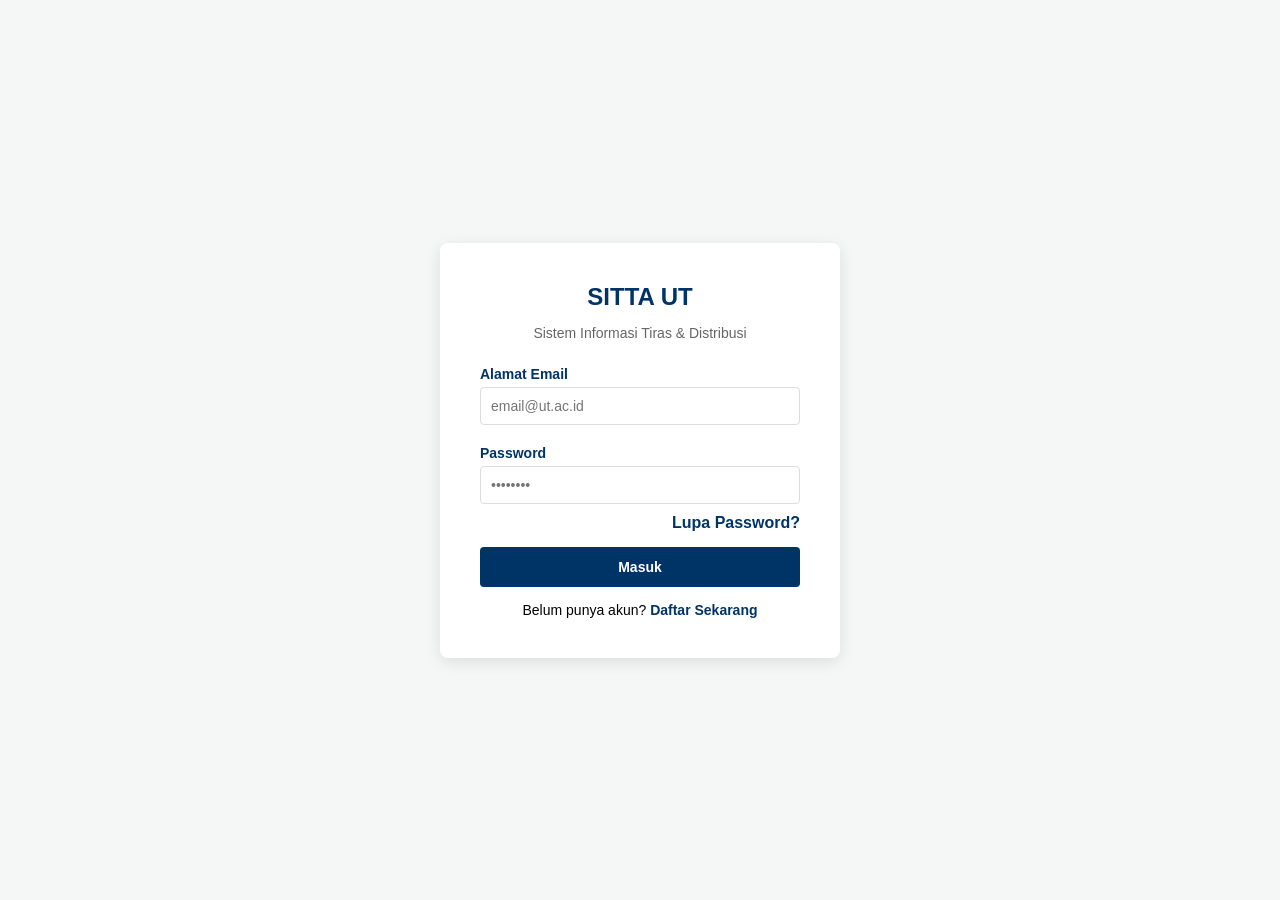
<file: Tugas 1/index.html>
<!DOCTYPE html>
<html lang="id">
<head>
  <meta charset="UTF-8">
  <meta name="viewport" content="width=device-width, initial-scale=1.0">
  <meta http-equiv="refresh" content="0; url=login.html">
  <title>SITTA UT — Login</title>
  <style>
    body {
      font-family: 'Segoe UI', sans-serif;
      display: flex; align-items: center; justify-content: center;
      min-height: 100vh; margin: 0;
      background: #f5f4ef;
      color: #6b7280;
    }
    p { font-size: 0.9rem; }
    a { color: #00703c; }
  </style>
</head>
<body>
  <p>Mengalihkan ke halaman login… <a href="login.html">Klik di sini</a> jika tidak otomatis.</p>
  <script>window.location.replace('login.html');</script>
</body>
</html>
</file>
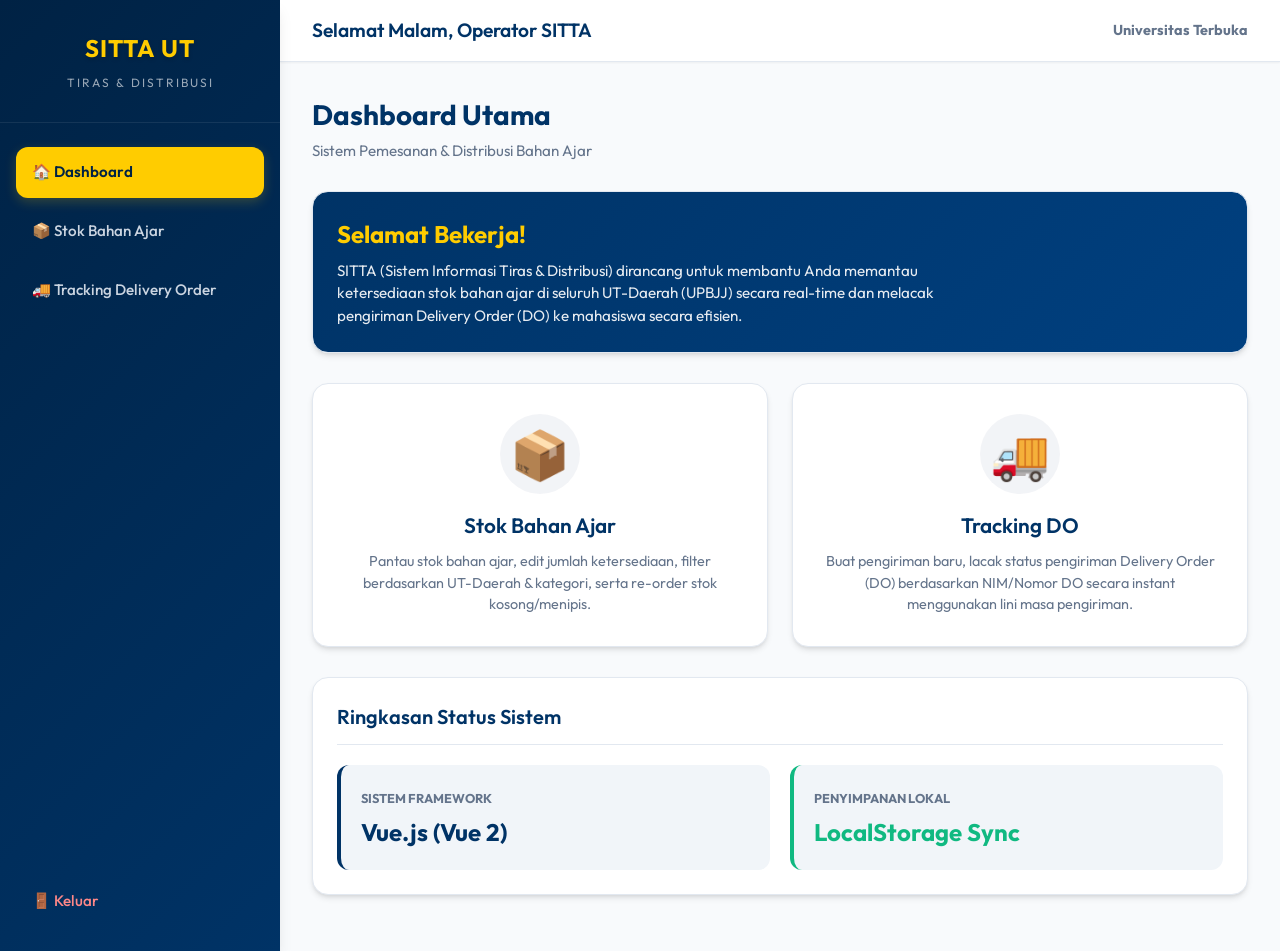
<file: Tugas 2/index.html>
<!DOCTYPE html>
<html lang="id">
<head>
    <meta charset="UTF-8">
    <meta name="viewport" content="width=device-width, initial-scale=1.0">
    <meta name="description" content="Dashboard Sistem Informasi Tiras & Distribusi Bahan Ajar (SITTA) Universitas Terbuka">
    <title>SITTA UT — Dashboard</title>
    <link rel="stylesheet" href="css/style.css">
</head>
<body>

    <div class="app-wrapper" id="app">
        <!-- Sidebar Navigation -->
        <nav class="sidebar">
            <div class="sidebar-header">
                <div class="sidebar-logo">
                    <span class="brand">SITTA UT</span>
                    <span class="sub-brand">Tiras & Distribusi</span>
                </div>
            </div>
            <ul class="sidebar-menu">
                <li class="active"><a href="index.html">🏠 Dashboard</a></li>
                <li><a href="stok.html">📦 Stok Bahan Ajar</a></li>
                <li><a href="tracking.html">🚚 Tracking Delivery Order</a></li>
                <li style="margin-top: auto; padding-top: 50px;">
                    <a href="#" style="color: #ff8888;">🚪 Keluar</a>
                </li>
            </ul>
        </nav>

        <!-- Main Content -->
        <div class="main-content">
            <header class="top-bar">
                <div class="user-info">
                    <h3 id="greeting">Selamat Datang di SITTA</h3>
                </div>
                <div class="app-title">
                    <strong>Universitas Terbuka</strong>
                </div>
            </header>

            <main class="content-body">
                <div class="container">
                    <div class="page-header">
                        <div>
                            <h2>Dashboard Utama</h2>
                            <p>Sistem Pemesanan & Distribusi Bahan Ajar</p>
                        </div>
                    </div>

                    <!-- Welcome Card -->
                    <div class="card" style="background: linear-gradient(135deg, var(--ut-blue) 0%, var(--ut-blue-light) 100%); color: #ffffff;">
                        <h2 style="font-weight: 700; margin-bottom: 8px; color: var(--ut-yellow);">Selamat Bekerja!</h2>
                        <p style="opacity: 0.9; max-width: 600px; font-size: 0.95rem;">
                            SITTA (Sistem Informasi Tiras & Distribusi) dirancang untuk membantu Anda memantau ketersediaan stok bahan ajar di seluruh UT-Daerah (UPBJJ) secara real-time dan melacak pengiriman Delivery Order (DO) ke mahasiswa secara efisien.
                        </p>
                    </div>

                    <!-- Dashboard Portal Grid -->
                    <div class="portal-grid">
                        <a href="stok.html" class="portal-card">
                            <div class="icon">📦</div>
                            <h3>Stok Bahan Ajar</h3>
                            <p>Pantau stok bahan ajar, edit jumlah ketersediaan, filter berdasarkan UT-Daerah & kategori, serta re-order stok kosong/menipis.</p>
                        </a>
                        <a href="tracking.html" class="portal-card">
                            <div class="icon">🚚</div>
                            <h3>Tracking DO</h3>
                            <p>Buat pengiriman baru, lacak status pengiriman Delivery Order (DO) berdasarkan NIM/Nomor DO secara instant menggunakan lini masa pengiriman.</p>
                        </a>
                    </div>

                    <!-- System Info -->
                    <div class="card" style="margin-top: 30px;">
                        <div class="card-title-bar">
                            <h3>Ringkasan Status Sistem</h3>
                        </div>

                        <div style="display: flex; justify-content: space-between; gap: 20px;">
                            <div style="flex: 1; background: #f1f5f9; padding: 20px; border-radius: var(--radius-md); border-left: 4px solid var(--ut-blue);">
                                <span style="font-size: 0.8rem; text-transform: uppercase; font-weight: 700; color: var(--text-muted);">
                                    Sistem Framework
                                </span>
                                <h4 style="font-size: 1.5rem; font-weight: 700; color: var(--ut-blue); margin-top: 5px;">
                                    Vue.js (Vue 2)
                                </h4>
                            </div>

                            <div style="flex: 1; background: #f1f5f9; padding: 20px; border-radius: var(--radius-md); border-left: 4px solid var(--success);">
                                <span style="font-size: 0.8rem; text-transform: uppercase; font-weight: 700; color: var(--text-muted);">
                                    Penyimpanan Lokal
                                </span>
                                <h4 style="font-size: 1.5rem; font-weight: 700; color: var(--success); margin-top: 5px;">
                                    LocalStorage Sync
                                </h4>
                            </div>
                        </div>
                    </div>

                </div>
            </main>
        </div>
    </div>

    <script>
        const hour = new Date().getHours();
        const greetElement = document.getElementById("greeting");
        let text = "Selamat Malam, Operator SITTA";
        if (hour < 11) text = "Selamat Pagi, Operator SITTA";
        else if (hour < 15) text = "Selamat Siang, Operator SITTA";
        else if (hour < 19) text = "Selamat Sore, Operator SITTA";
        greetElement.innerText = text;
    </script>
</body>
</html>
</file>
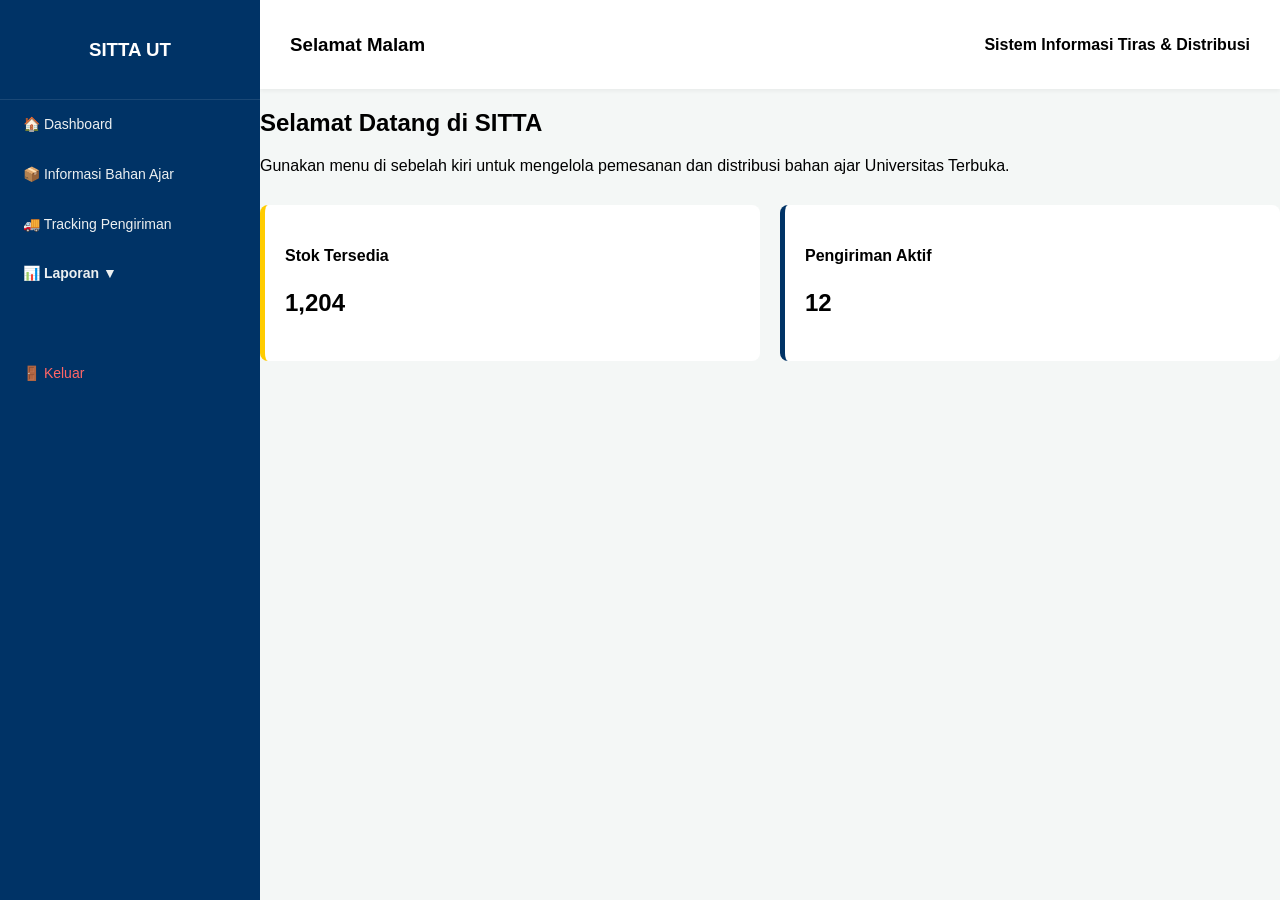
<file: Tugas 1/dashboard.html>
<!DOCTYPE html>
<html lang="id">
<head>
    <meta charset="UTF-8">
    <meta name="viewport" content="width=device-width, initial-scale=1.0">
    <title>Dashboard — SITTA UT</title>
    <link rel="stylesheet" href="css/style.css">
</head>
<body onload="setGreeting()">

    <div class="app-wrapper">
        <nav class="sidebar">
            <div class="sidebar-header"><h3>SITTA UT</h3></div>
            <ul class="sidebar-menu">
                <li><a href="dashboard.html">🏠 Dashboard</a></li>
                <li><a href="stok.html">📦 Informasi Bahan Ajar</a></li>
                <li><a href="tracking.html">🚚 Tracking Pengiriman</a></li>
                
                <li>
                    <button class="dropdown-btn" onclick="toggleDropdown()">📊 Laporan ▼</button>
                    <div id="dropLaporan" class="dropdown-container">
                        <a href="#">📉 Monitoring Progress DO</a>
                        <a href="#">📋 Rekap Bahan Ajar</a>
                    </div>
                </li>
                
                <li style="margin-top: 50px;">
                    <a href="login.html" style="color: #ff6666;">🚪 Keluar</a>
                </li>
            </ul>
        </nav>

        <div class="main-content">
            <header class="top-bar">
                <div class="user-info">
                    <h3 id="greeting">Selamat Pagi</h3> </div>
                <div class="app-title">
                    <strong>Sistem Informasi Tiras & Distribusi</strong>
                </div>
            </header>

            <div class="container">
                <h2>Selamat Datang di SITTA</h2>
                <p>Gunakan menu di sebelah kiri untuk mengelola pemesanan dan distribusi bahan ajar Universitas Terbuka.</p>
                
                <div style="display: flex; gap: 20px; margin-top: 30px;">
                    <div style="background: white; padding: 20px; border-radius: 8px; flex: 1; border-left: 5px solid #ffcc00;">
                        <h4>Stok Tersedia</h4>
                        <p style="font-size: 24px; font-weight: bold;">1,204</p>
                    </div>
                    <div style="background: white; padding: 20px; border-radius: 8px; flex: 1; border-left: 5px solid #003366;">
                        <h4>Pengiriman Aktif</h4>
                        <p style="font-size: 24px; font-weight: bold;">12</p>
                    </div>
                </div>
            </div>
        </div>
    </div>

    <script src="js/data.js"></script>
    <script src="js/script.js"></script>
</body>
</html>
</file>
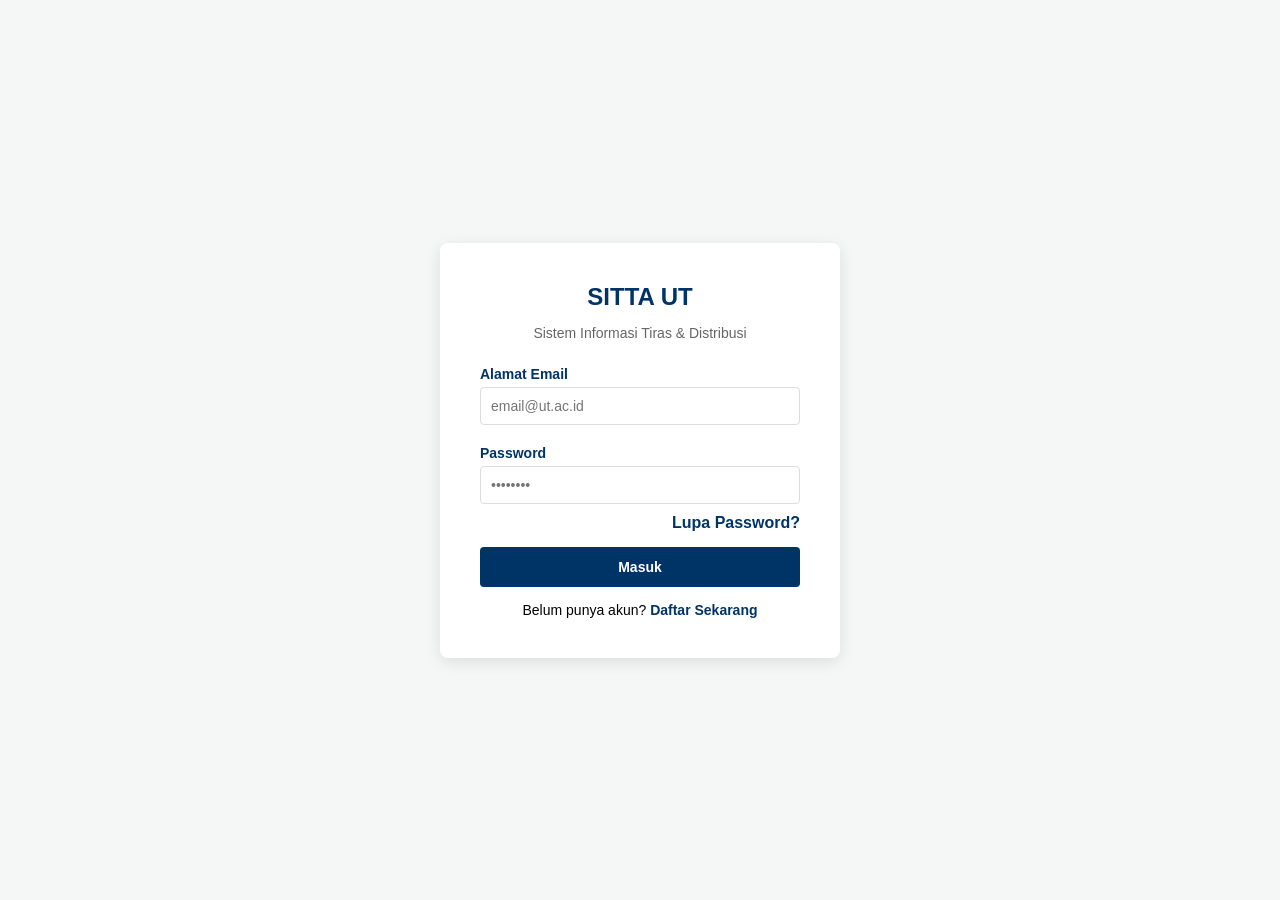
<file: Tugas 1/login.html>
<!DOCTYPE html>
<html lang="id">
<head>
  <meta charset="UTF-8">
  <meta name="viewport" content="width=device-width, initial-scale=1.0">
  <title>Login — SITTA Universitas Terbuka</title>
  <link rel="stylesheet" href="css/style.css">
</head>
<body class="login-page">

  <div class="login-card">
    <h2>SITTA UT</h2>
    <p>Sistem Informasi Tiras & Distribusi</p>

    <div class="login-form">
      <label for="email">Alamat Email</label>
      <input type="email" id="email" placeholder="email@ut.ac.id">

      <label for="password">Password</label>
      <input type="password" id="password" placeholder="••••••••">

      <div style="text-align: right; margin-top: -10px; margin-bottom: 15px;">
        <a href="#" class="text-link" onclick="openModal('modalLupa')">Lupa Password?</a>
      </div>

      <button type="button" id="btnLogin" onclick="doLogin()">Masuk</button>
      
      <div style="text-align: center; margin-top: 15px; font-size: 14px;">
        Belum punya akun? <a href="#" class="text-link" onclick="openModal('modalDaftar')">Daftar Sekarang</a>
      </div>
    </div>
  </div>

  <!-- Modal Lupa Password -->
  <div id="modalLupa" class="modal-overlay">
    <div class="modal-box">
      <h3>Lupa Password</h3>
      <p>Masukkan email Anda untuk reset password.</p>
      <input type="email" placeholder="email@ut.ac.id" style="width:100%; margin-bottom: 15px;">
      <button onclick="closeModal('modalLupa'); alert('Tautan reset password telah dikirim ke email Anda.')" style="width:100%">Kirim Reset</button>
      <button onclick="closeModal('modalLupa')" style="width:100%; margin-top:10px; background:#ddd; color:#333;">Batal</button>
    </div>
  </div>

  <!-- Modal Daftar -->
  <div id="modalDaftar" class="modal-overlay">
    <div class="modal-box">
      <h3>Daftar Akun Baru</h3>
      <p>Silakan hubungi administrator sistem untuk mendaftar akun SITTA.</p>
      <div style="background:#f4f7f6; padding:10px; border-radius:5px; margin-bottom:15px; text-align: left;">
        <strong>Email:</strong> admin@ut.ac.id<br>
        <strong>Telp:</strong> (021) 7490941
      </div>
      <button onclick="closeModal('modalDaftar')" style="width:100%">Mengerti</button>
    </div>
  </div>

  <script src="js/data.js"></script>
  <script src="js/script.js"></script>
</body>
</html>
</file>
<file: Tugas 2/css/style.css>
@import url('https://fonts.googleapis.com/css2?family=Outfit:wght@300;400;500;600;700&display=swap');

*, *::before, *::after {
    box-sizing: border-box;
    margin: 0;
    padding: 0;
}

:root {
    --ut-blue: #003366;
    --ut-blue-light: #004080;
    --ut-blue-dark: #002244;
    --ut-yellow: #ffcc00;
    --ut-yellow-hover: #e6b800;
    --bg-gray: #f8fafc;
    --card-bg: #ffffff;
    --text-main: #1e293b;
    --text-muted: #64748b;
    --border-color: #e2e8f0;
    
    --success: #10b981;
    --success-bg: #ecfdf5;
    --warning: #f59e0b;
    --warning-bg: #fef3c7;
    --danger: #ef4444;
    --danger-bg: #fef2f2;
    
    --shadow-sm: 0 1px 2px 0 rgb(0 0 0 / 0.05);
    --shadow-md: 0 4px 6px -1px rgb(0 0 0 / 0.1), 0 2px 4px -2px rgb(0 0 0 / 0.1);
    --shadow-lg: 0 10px 15px -3px rgb(0 0 0 / 0.1), 0 4px 6px -4px rgb(0 0 0 / 0.1);
    
    --radius-sm: 6px;
    --radius-md: 12px;
    --radius-lg: 16px;
}

body {
    font-family: 'Outfit', -apple-system, BlinkMacSystemFont, "Segoe UI", Roboto, sans-serif;
    background-color: var(--bg-gray);
    color: var(--text-main);
    line-height: 1.5;
    -webkit-font-smoothing: antialiased;
}

/* App Layout Wrapper */
.app-wrapper {
    display: flex;
    min-height: 100vh;
    overflow: hidden;
}

/* Sidebar Navigation */
.sidebar {
    width: 280px;
    min-width: 280px;
    background: linear-gradient(135deg, var(--ut-blue-dark) 0%, var(--ut-blue) 100%);
    color: #ffffff;
    display: flex;
    flex-direction: column;
    box-shadow: var(--shadow-lg);
    z-index: 10;
}

.sidebar-header {
    padding: 30px 24px;
    text-align: center;
    border-bottom: 1px solid rgba(255, 255, 255, 0.08);
}

.sidebar-logo {
    display: flex;
    flex-direction: column;
    align-items: center;
    gap: 8px;
}

.sidebar-logo .brand {
    font-size: 1.5rem;
    font-weight: 700;
    letter-spacing: 1px;
    color: var(--ut-yellow);
    text-shadow: 0 2px 4px rgba(0,0,0,0.2);
}

.sidebar-logo .sub-brand {
    font-size: 0.75rem;
    font-weight: 400;
    text-transform: uppercase;
    letter-spacing: 2px;
    color: rgba(255, 255, 255, 0.6);
}

.sidebar-menu {
    list-style: none;
    padding: 24px 16px;
    display: flex;
    flex-direction: column;
    gap: 8px;
    flex-grow: 1;
}

.sidebar-menu li {
    width: 100%;
}

.sidebar-menu li a,
.dropdown-btn {
    display: flex;
    align-items: center;
    gap: 12px;
    width: 100%;
    padding: 14px 16px;
    color: #cbd5e1;
    text-decoration: none;
    border-radius: var(--radius-md);
    transition: all 0.2s ease;
    cursor: pointer;
    border: none;
    background: none;
    text-align: left;
    font-size: 0.95rem;
    font-family: inherit;
    font-weight: 500;
}

.sidebar-menu li a:hover,
.dropdown-btn:hover {
    background: rgba(255, 255, 255, 0.08);
    color: #ffffff;
}

.sidebar-menu li a.active,
.sidebar-menu li.active > a {
    background: var(--ut-yellow);
    color: var(--ut-blue-dark);
    font-weight: 600;
    box-shadow: 0 4px 12px rgba(255, 204, 0, 0.2);
}

/* Dropdown Menu styling */
.dropdown-container {
    display: flex;
    flex-direction: column;
    gap: 4px;
    padding-left: 20px;
    margin-top: 4px;
    border-left: 2px solid rgba(255,255,255,0.1);
}

.dropdown-container a {
    padding: 10px 16px;
    font-size: 0.85rem;
    color: #94a3b8;
}

.dropdown-container a:hover {
    color: var(--ut-yellow);
}

/* Main Content Area */
.main-content {
    flex: 1;
    display: flex;
    flex-direction: column;
    min-width: 0;
    overflow: hidden;
}

.top-bar {
    background: var(--card-bg);
    padding: 16px 32px;
    display: flex;
    justify-content: space-between;
    align-items: center;
    border-bottom: 1px solid var(--border-color);
    box-shadow: var(--shadow-sm);
}

.user-info h3 {
    font-size: 1.2rem;
    font-weight: 600;
    color: var(--ut-blue);
}

.app-title {
    font-size: 0.9rem;
    color: var(--text-muted);
}

.content-body {
    padding: 32px;
    overflow-y: auto;
    flex: 1;
}

/* Cards & Containers */
.container {
    max-width: 1200px;
    margin: 0 auto;
    width: 100%;
}

.card {
    background: var(--card-bg);
    padding: 24px;
    border-radius: var(--radius-lg);
    box-shadow: var(--shadow-md);
    border: 1px solid var(--border-color);
    margin-bottom: 24px;
    transition: transform 0.2s ease, box-shadow 0.2s ease;
}

.card:hover {
    box-shadow: var(--shadow-lg);
}

.card-title-bar {
    display: flex;
    justify-content: space-between;
    align-items: center;
    margin-bottom: 20px;
    border-bottom: 1px solid var(--border-color);
    padding-bottom: 12px;
}

.card-title-bar h3 {
    color: var(--ut-blue);
    font-weight: 600;
    font-size: 1.25rem;
}

/* Page Headers */
.page-header {
    margin-bottom: 28px;
    display: flex;
    justify-content: space-between;
    align-items: center;
}

.page-header h2 {
    font-size: 1.75rem;
    font-weight: 700;
    color: var(--ut-blue);
}

.page-header p {
    color: var(--text-muted);
    font-size: 0.95rem;
    margin-top: 4px;
}

/* Interactive Tables */
.table-responsive {
    overflow-x: auto;
    border-radius: var(--radius-md);
    border: 1px solid var(--border-color);
    background: var(--card-bg);
}

.data-table {
    width: 100%;
    border-collapse: collapse;
    text-align: left;
    font-size: 0.925rem;
}

.data-table th {
    background: #f1f5f9;
    padding: 14px 16px;
    font-weight: 600;
    color: var(--text-main);
    border-bottom: 1px solid var(--border-color);
    text-transform: uppercase;
    font-size: 0.75rem;
    letter-spacing: 0.5px;
}

.data-table td {
    padding: 14px 16px;
    border-bottom: 1px solid var(--border-color);
    vertical-align: middle;
    color: #334155;
}

.data-table tbody tr {
    transition: background-color 0.15s ease;
}

.data-table tbody tr:hover {
    background-color: #f8fafc;
}

/* Badges & Status */
.badge {
    display: inline-flex;
    align-items: center;
    gap: 6px;
    padding: 6px 12px;
    border-radius: 50px;
    font-size: 0.75rem;
    font-weight: 600;
    text-transform: uppercase;
}

.badge-success {
    background-color: var(--success-bg);
    color: var(--success);
    border: 1px solid rgba(16, 185, 129, 0.2);
}

.badge-warning {
    background-color: var(--warning-bg);
    color: var(--warning);
    border: 1px solid rgba(245, 158, 11, 0.2);
}

.badge-danger {
    background-color: var(--danger-bg);
    color: var(--danger);
    border: 1px solid rgba(239, 68, 68, 0.2);
}

/* Forms & Inputs */
.form-group {
    margin-bottom: 16px;
}

.form-group label {
    display: block;
    margin-bottom: 6px;
    font-weight: 500;
    font-size: 0.875rem;
    color: var(--text-main);
}

.form-control, input[type="text"], input[type="number"], input[type="date"], select, textarea {
    width: 100%;
    padding: 10px 14px;
    border-radius: var(--radius-sm);
    border: 1px solid var(--border-color);
    font-family: inherit;
    font-size: 0.9rem;
    transition: border-color 0.2s, box-shadow 0.2s;
    background-color: #ffffff;
}

.form-control:focus, input:focus, select:focus, textarea:focus {
    outline: none;
    border-color: var(--ut-blue-light);
    box-shadow: 0 0 0 3px rgba(0, 51, 102, 0.15);
}

.checkbox-group {
    display: flex;
    align-items: center;
    gap: 8px;
    margin-bottom: 16px;
    cursor: pointer;
}

.checkbox-group input[type="checkbox"] {
    width: 18px;
    height: 18px;
    accent-color: var(--ut-blue);
    cursor: pointer;
}

/* Buttons */
.btn {
    display: inline-flex;
    align-items: center;
    justify-content: center;
    gap: 8px;
    padding: 10px 18px;
    border-radius: var(--radius-sm);
    border: none;
    font-weight: 600;
    font-size: 0.875rem;
    cursor: pointer;
    font-family: inherit;
    transition: all 0.2s ease;
    box-shadow: var(--shadow-sm);
}

.btn-primary {
    background: var(--ut-yellow);
    color: var(--ut-blue-dark);
}

.btn-primary:hover {
    background: var(--ut-yellow-hover);
    transform: translateY(-1px);
}

.btn-secondary {
    background: #e2e8f0;
    color: #334155;
}

.btn-secondary:hover {
    background: #cbd5e1;
}

.btn-danger {
    background: var(--danger);
    color: #ffffff;
}

.btn-danger:hover {
    background: #dc2626;
}

.btn-sm {
    padding: 6px 12px;
    font-size: 0.8rem;
    border-radius: 4px;
}

/* Modals */
.modal-overlay {
    position: fixed;
    top: 0;
    left: 0;
    right: 0;
    bottom: 0;
    background: rgba(15, 23, 42, 0.6);
    backdrop-filter: blur(4px);
    display: flex;
    align-items: center;
    justify-content: center;
    z-index: 1000;
    animation: fadeIn 0.2s ease-out;
}

.modal-box {
    background: #ffffff;
    padding: 32px;
    border-radius: var(--radius-lg);
    width: 100%;
    max-width: 500px;
    box-shadow: var(--shadow-lg);
    border: 1px solid var(--border-color);
    animation: slideUp 0.25s ease-out;
}

.modal-box h3 {
    color: var(--ut-blue);
    font-size: 1.35rem;
    font-weight: 600;
    margin-bottom: 12px;
}

.modal-box p {
    font-size: 0.9rem;
    color: var(--text-muted);
    margin-bottom: 20px;
}

.modal-actions {
    display: flex;
    justify-content: flex-end;
    gap: 12px;
    margin-top: 24px;
}

/* Timeline/DO */
.timeline {
    position: relative;
    padding-left: 24px;
    border-left: 2px solid var(--border-color);
    margin-top: 20px;
}

.timeline-item {
    position: relative;
    margin-bottom: 24px;
}

.timeline-item::before {
    content: '';
    position: absolute;
    left: -31px;
    top: 4px;
    width: 12px;
    height: 12px;
    border-radius: 50%;
    background: var(--ut-blue);
    border: 2px solid #ffffff;
    box-shadow: 0 0 0 2px var(--ut-blue);
}

.timeline-item.active::before {
    background: var(--ut-yellow);
    box-shadow: 0 0 0 2px var(--ut-yellow);
}

.timeline-time {
    font-size: 0.75rem;
    color: var(--text-muted);
    font-weight: 600;
}

.timeline-desc {
    font-size: 0.9rem;
    color: var(--text-main);
    margin-top: 4px;
}

/* Filters bar */
.filters-bar {
    display: flex;
    flex-wrap: wrap;
    gap: 16px;
    align-items: flex-end;
    background: #f8fafc;
    padding: 16px;
    border-radius: var(--radius-md);
    border: 1px solid var(--border-color);
    margin-bottom: 20px;
}

.filter-item {
    flex: 1;
    min-width: 200px;
}

.filter-actions {
    display: flex;
    gap: 8px;
}

/* Grid helper */
.grid {
    display: grid;
    grid-template-columns: 1fr;
    gap: 24px;
}

@media (min-width: 768px) {
    .grid-2 {
        grid-template-columns: repeat(2, 1fr);
    }
    .grid-3 {
        grid-template-columns: repeat(3, 1fr);
    }
}

/* Dashboard Home */
.portal-grid {
    display: grid;
    grid-template-columns: repeat(auto-fit, minmax(280px, 1fr));
    gap: 24px;
    margin-top: 30px;
}

.portal-card {
    background: var(--card-bg);
    border-radius: var(--radius-lg);
    border: 1px solid var(--border-color);
    padding: 30px;
    text-align: center;
    box-shadow: var(--shadow-md);
    transition: all 0.3s cubic-bezier(0.4, 0, 0.2, 1);
    text-decoration: none;
    color: inherit;
    display: flex;
    flex-direction: column;
    align-items: center;
}

.portal-card:hover {
    transform: translateY(-4px);
    box-shadow: var(--shadow-lg);
    border-color: var(--ut-yellow);
}

.portal-card .icon {
    font-size: 3rem;
    margin-bottom: 16px;
    background: rgba(0, 51, 102, 0.05);
    width: 80px;
    height: 80px;
    display: flex;
    align-items: center;
    justify-content: center;
    border-radius: 50%;
    color: var(--ut-blue);
    transition: all 0.3s ease;
}

.portal-card:hover .icon {
    background: var(--ut-blue);
    color: var(--ut-yellow);
}

.portal-card h3 {
    font-size: 1.3rem;
    font-weight: 600;
    color: var(--ut-blue);
    margin-bottom: 10px;
}

.portal-card p {
    font-size: 0.9rem;
    color: var(--text-muted);
}

/* Animations */
@keyframes fadeIn {
    from { opacity: 0; }
    to { opacity: 1; }
}

@keyframes slideUp {
    from { transform: translateY(20px); opacity: 0; }
    to { transform: translateY(0); opacity: 1; }
}

/* Quick Alert Alert Box */
.alert-box {
    padding: 12px 16px;
    border-radius: var(--radius-sm);
    margin-bottom: 16px;
    font-size: 0.875rem;
    font-weight: 500;
    display: flex;
    align-items: center;
    gap: 8px;
}

.alert-success {
    background-color: var(--success-bg);
    color: var(--success);
    border: 1px solid rgba(16, 185, 129, 0.2);
}

.alert-error {
    background-color: var(--danger-bg);
    color: var(--danger);
    border: 1px solid rgba(239, 68, 68, 0.2);
}
</file>
<file: Tugas 1/css/style.css>
*, *::before, *::after { box-sizing: border-box; }

:root {
    --ut-blue: #003366;
    --ut-yellow: #ffcc00;
    --bg-gray: #f4f7f6;
}

body { font-family: 'Segoe UI', Tahoma, Geneva, Verdana, sans-serif; margin: 0; background-color: var(--bg-gray); }

/* Wrapper untuk Sidebar + Content */
.app-wrapper { display: flex; min-height: 100vh; overflow: hidden; }

/* Sidebar Navigation */
.sidebar {
    width: 260px;
    min-width: 260px;
    background: var(--ut-blue);
    color: white;
    display: flex;
    flex-direction: column;
    overflow: hidden;
}
.sidebar-header { padding: 20px; text-align: center; border-bottom: 1px solid rgba(255,255,255,0.1); }
.sidebar-menu { list-style: none; padding: 0; margin: 0; flex-grow: 1; }
.sidebar-menu li { display: block; width: 100%; }

.sidebar-menu li a,
.dropdown-btn {
    display: block;
    width: 100%;
    padding: 15px 20px;
    color: #ecf0f1;
    text-decoration: none;
    transition: background 0.2s, color 0.2s;
    cursor: pointer;
    border: none;
    border-left: 3px solid transparent;
    background: none;
    text-align: left;
    font-size: 14px;
    font-family: inherit;
    line-height: 1.4;
}
.sidebar-menu li a:hover,
.dropdown-btn:hover {
    background: rgba(255,255,255,0.08);
    color: var(--ut-yellow);
    border-left-color: var(--ut-yellow);
}

/* Dropdown Menu Laporan */
.dropdown-container {
    display: none;
    background: rgba(0,0,0,0.2);
    width: 100%;
}
.dropdown-container a {
    padding: 11px 20px 11px 36px;
    font-size: 13px;
    border-left: 3px solid transparent;
}
.dropdown-container a:hover {
    border-left-color: var(--ut-yellow);
}

/* Main Content Area */
.main-content { flex: 1; display: flex; flex-direction: column; min-width: 0; overflow: hidden; }
.top-bar { background: white; padding: 15px 30px; display: flex; justify-content: space-between; align-items: center; box-shadow: 0 2px 4px rgba(0,0,0,0.05); }
.content-body { padding: 30px; overflow-y: auto; }

/* Components */
.card { background: white; padding: 20px; border-radius: 8px; box-shadow: 0 2px 10px rgba(0,0,0,0.05); margin-bottom: 20px; }
.card-img { width: 100%; height: 150px; object-fit: cover; border-radius: 4px; }
input, select { padding: 10px; border-radius: 4px; border: 1px solid #ddd; margin-bottom: 10px; font-family: inherit; font-size: 14px; width: 100%; }
button { padding: 10px 18px; border-radius: 4px; border: none; background: var(--ut-yellow); color: #000; font-weight: bold; cursor: pointer; font-family: inherit; font-size: 14px; }
button:hover { background: #e6b800; }

/* Modals & Links */
.text-link { color: var(--ut-blue); text-decoration: none; font-weight: bold; }
.text-link:hover { text-decoration: underline; }

.modal-overlay {
    position: fixed; top: 0; left: 0; right: 0; bottom: 0;
    background: rgba(0,0,0,0.5); display: none; align-items: center; justify-content: center; z-index: 1000;
}
.modal-box {
    background: white; padding: 30px; border-radius: 8px; width: 100%; max-width: 400px; box-shadow: 0 5px 15px rgba(0,0,0,0.3);
}
.modal-box h3 { margin-top: 0; color: var(--ut-blue); }
.modal-box p { font-size: 14px; color: #555; margin-bottom: 20px; }

/* Login */
.login-page {
    display: flex;
    align-items: center;
    justify-content: center;
    min-height: 100vh;
}
.login-card {
    background: white;
    padding: 40px;
    border-radius: 8px;
    box-shadow: 0 4px 15px rgba(0,0,0,0.1);
    width: 100%;
    max-width: 400px;
    text-align: center;
}
.login-card h2 {
    color: var(--ut-blue);
    margin-bottom: 5px;
    margin-top: 0;
}
.login-card p {
    color: #666;
    margin-bottom: 25px;
    font-size: 14px;
}
.login-form {
    text-align: left;
}
.login-form label {
    display: block;
    margin-bottom: 5px;
    font-weight: bold;
    color: var(--ut-blue);
    font-size: 14px;
}
.login-form input {
    margin-bottom: 20px;
}
.login-form button {
    width: 100%;
    padding: 12px;
    background: var(--ut-blue);
    color: white;
}
.login-form button:hover {
    background: #002244;
}
.error-msg {
    color: red;
    font-size: 13px;
    text-align: center;
    margin-bottom: 15px;
    display: none;
}
</file>
